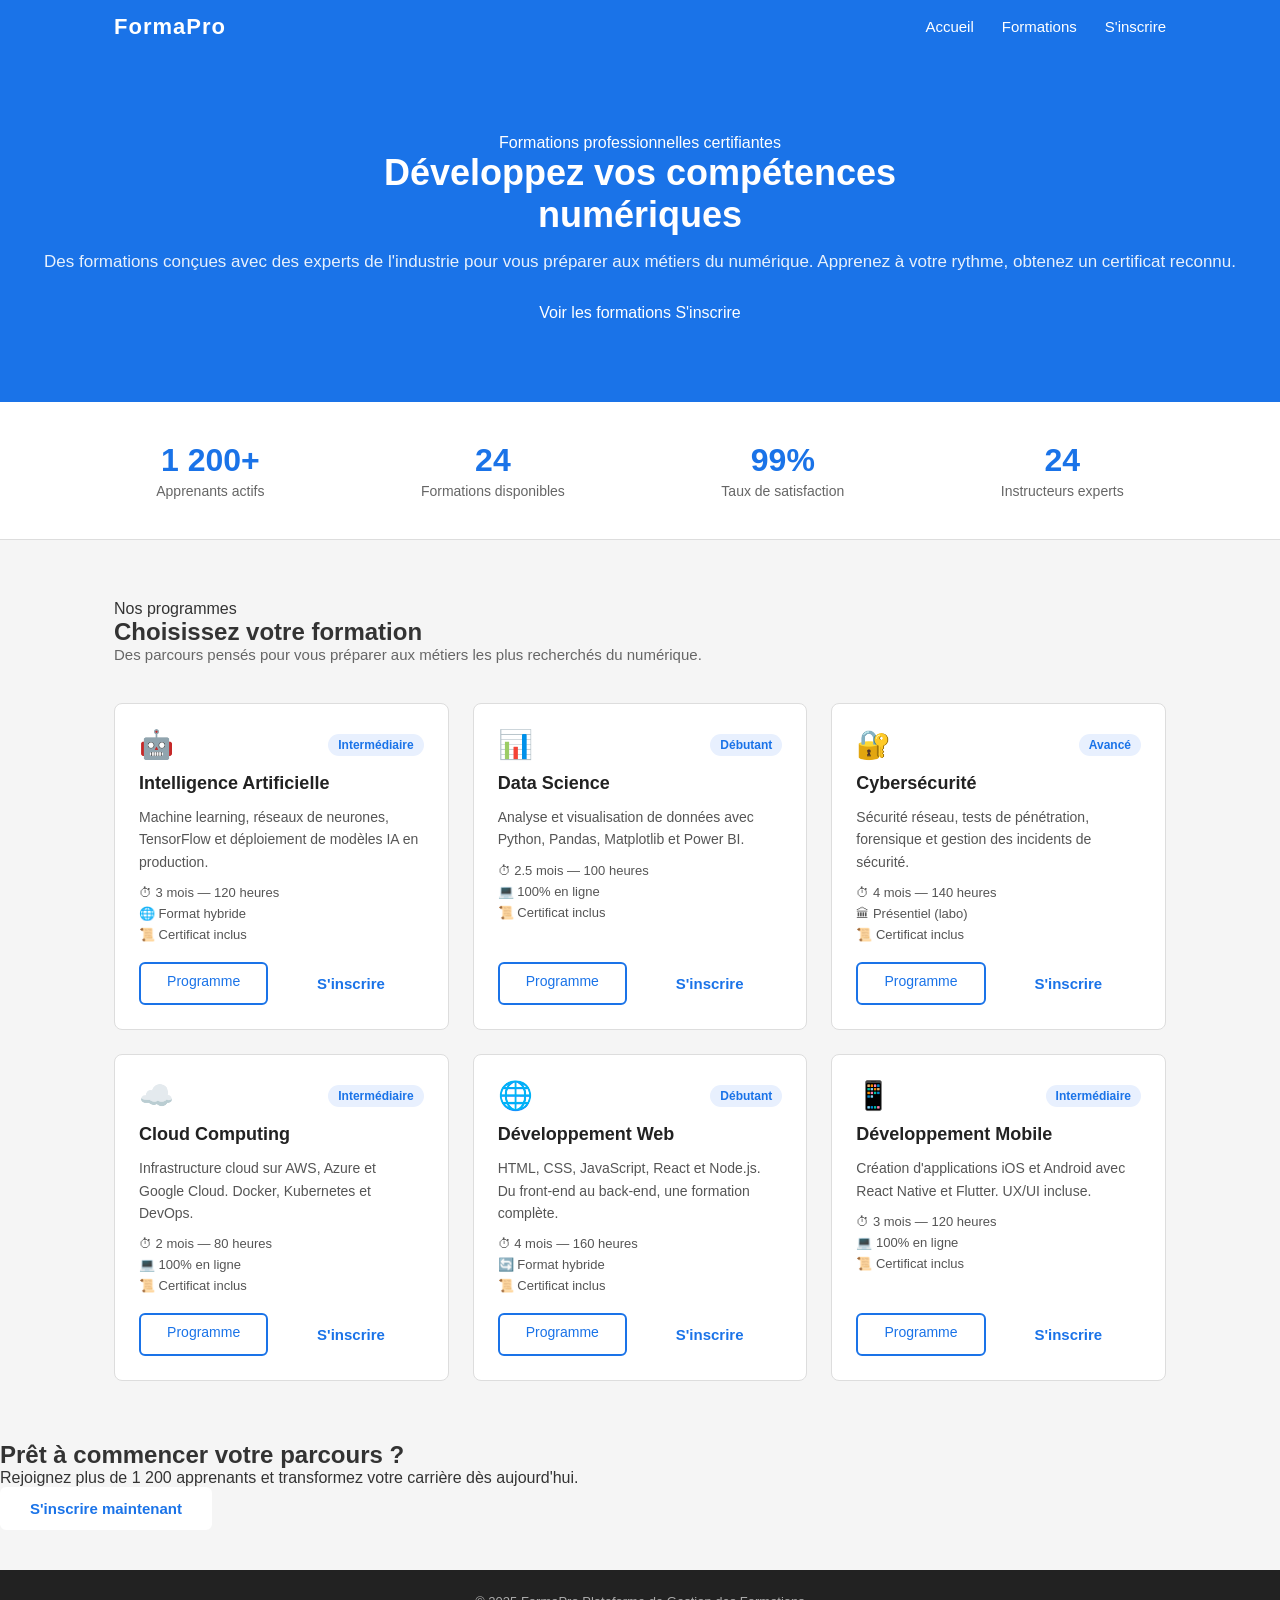
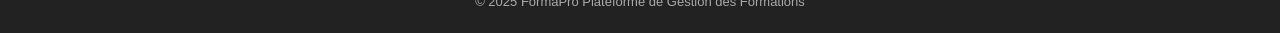
<file: index.html>
<!DOCTYPE html>
<html lang="fr">
<head>
    <meta charset="UTF-8">
    <meta name="viewport" content="width=device-width, initial-scale=1.0">
    <title>FormaPro — Plateforme de Gestion des Formations</title>
    <link rel="icon" type="image/svg+xml" href="favicon.svg">
    <link rel="stylesheet" href="stylee.css">
</head>
<body>

    <nav>
        <div class="nav-container">
            <a href="index.html" class="logo">Forma<span>Pro</span></a>
            <ul>
                <li><a href="index.html" class="nav-active">Accueil</a></li>
                <li><a href="#formations">Formations</a></li>
                <li><a href="inscription.html" class="btn-nav">S'inscrire</a></li>
            </ul>
        </div>
    </nav>

    <header class="hero">
        <span class="hero-tag">Formations professionnelles certifiantes</span>
        <h1>Développez vos compétences<br>numériques</h1>
        <p>Des formations conçues avec des experts de l'industrie pour vous préparer aux métiers du numérique. Apprenez à votre rythme, obtenez un certificat reconnu.</p>
        <div class="hero-actions">
            <a href="#formations" class="btn-hero">Voir les formations</a>
            <a href="inscription.html" class="btn-hero-outline">S'inscrire</a>
        </div>
    </header>

    <section class="stats">
        <div class="stats-container">
            <div class="stat">
                <h2>1 200+</h2>
                <p>Apprenants actifs</p>
            </div>
            <div class="stat">
                <h2>24</h2>
                <p>Formations disponibles</p>
            </div>
            <div class="stat">
                <h2>99%</h2>
                <p>Taux de satisfaction</p>
            </div>
            <div class="stat">
                <h2>24</h2>
                <p>Instructeurs experts</p>
            </div>
        </div>
    </section>

    <section id="formations" class="formations-section">
        <span class="section-tag">Nos programmes</span>
        <div class="section-header">
            <h2>Choisissez votre formation</h2>
            <p class="section-sub">Des parcours pensés pour vous préparer aux métiers les plus recherchés du numérique.</p>
        </div>

        <div class="cards-grid">

            <div class="card">
                <div class="card-top">
                    <span class="card-icon">🤖</span>
                    <span class="badge">Intermédiaire</span>
                </div>
                <h3>Intelligence Artificielle</h3>
                <p>Machine learning, réseaux de neurones, TensorFlow et déploiement de modèles IA en production.</p>
                <ul>
                    <li>⏱ 3 mois — 120 heures</li>
                    <li>🌐 Format hybride</li>
                    <li>📜 Certificat inclus</li>
                </ul>
                <div class="card-btns">
                    <a href="formation ai.html" class="btn-outline">Programme</a>
                    <a href="inscription.html" class="btn">S'inscrire</a>
                </div>
            </div>

            <div class="card">
                <div class="card-top">
                    <span class="card-icon">📊</span>
                    <span class="badge debutant">Débutant</span>
                </div>
                <h3>Data Science</h3>
                <p>Analyse et visualisation de données avec Python, Pandas, Matplotlib et Power BI.</p>
                <ul>
                    <li>⏱ 2.5 mois — 100 heures</li>
                    <li>💻 100% en ligne</li>
                    <li>📜 Certificat inclus</li>
                </ul>
                <div class="card-btns">
                    <a href="formation ds.html" class="btn-outline">Programme</a>
                    <a href="inscription.html" class="btn">S'inscrire</a>
                </div>
            </div>

            <div class="card">
                <div class="card-top">
                    <span class="card-icon">🔐</span>
                    <span class="badge avance">Avancé</span>
                </div>
                <h3>Cybersécurité</h3>
                <p>Sécurité réseau, tests de pénétration, forensique et gestion des incidents de sécurité.</p>
                <ul>
                    <li>⏱ 4 mois — 140 heures</li>
                    <li>🏛 Présentiel (labo)</li>
                    <li>📜 Certificat inclus</li>
                </ul>
                <div class="card-btns">
                    <a href="formation cyber.html" class="btn-outline">Programme</a>
                    <a href="inscription.html" class="btn">S'inscrire</a>
                </div>
            </div>

            <div class="card">
                <div class="card-top">
                    <span class="card-icon">☁️</span>
                    <span class="badge">Intermédiaire</span>
                </div>
                <h3>Cloud Computing</h3>
                <p>Infrastructure cloud sur AWS, Azure et Google Cloud. Docker, Kubernetes et DevOps.</p>
                <ul>
                    <li>⏱ 2 mois — 80 heures</li>
                    <li>💻 100% en ligne</li>
                    <li>📜 Certificat inclus</li>
                </ul>
                <div class="card-btns">
                    <a href="inscription.html" class="btn-outline">Programme</a>
                    <a href="inscription.html" class="btn">S'inscrire</a>
                </div>
            </div>

            <div class="card">
                <div class="card-top">
                    <span class="card-icon">🌐</span>
                    <span class="badge debutant">Débutant</span>
                </div>
                <h3>Développement Web</h3>
                <p>HTML, CSS, JavaScript, React et Node.js. Du front-end au back-end, une formation complète.</p>
                <ul>
                    <li>⏱ 4 mois — 160 heures</li>
                    <li>🔄 Format hybride</li>
                    <li>📜 Certificat inclus</li>
                </ul>
                <div class="card-btns">
                    <a href="inscription.html" class="btn-outline">Programme</a>
                    <a href="inscription.html" class="btn">S'inscrire</a>
                </div>
            </div>

            <div class="card">
                <div class="card-top">
                    <span class="card-icon">📱</span>
                    <span class="badge">Intermédiaire</span>
                </div>
                <h3>Développement Mobile</h3>
                <p>Création d'applications iOS et Android avec React Native et Flutter. UX/UI incluse.</p>
                <ul>
                    <li>⏱ 3 mois — 120 heures</li>
                    <li>💻 100% en ligne</li>
                    <li>📜 Certificat inclus</li>
                </ul>
                <div class="card-btns">
                    <a href="inscription.html" class="btn-outline">Programme</a>
                    <a href="inscription.html" class="btn">S'inscrire</a>
                </div>
            </div>

        </div>
    </section>

    <section class="cta-section">
        <h2>Prêt à commencer votre parcours ?</h2>
        <p>Rejoignez plus de 1 200 apprenants et transformez votre carrière dès aujourd'hui.</p>
        <a href="inscription.html" class="btn">S'inscrire maintenant</a>
    </section>

    <footer>
        <p>© 2025 FormaPro  Plateforme de Gestion des Formations </p>
    </footer>

</body>
</html>
</file>
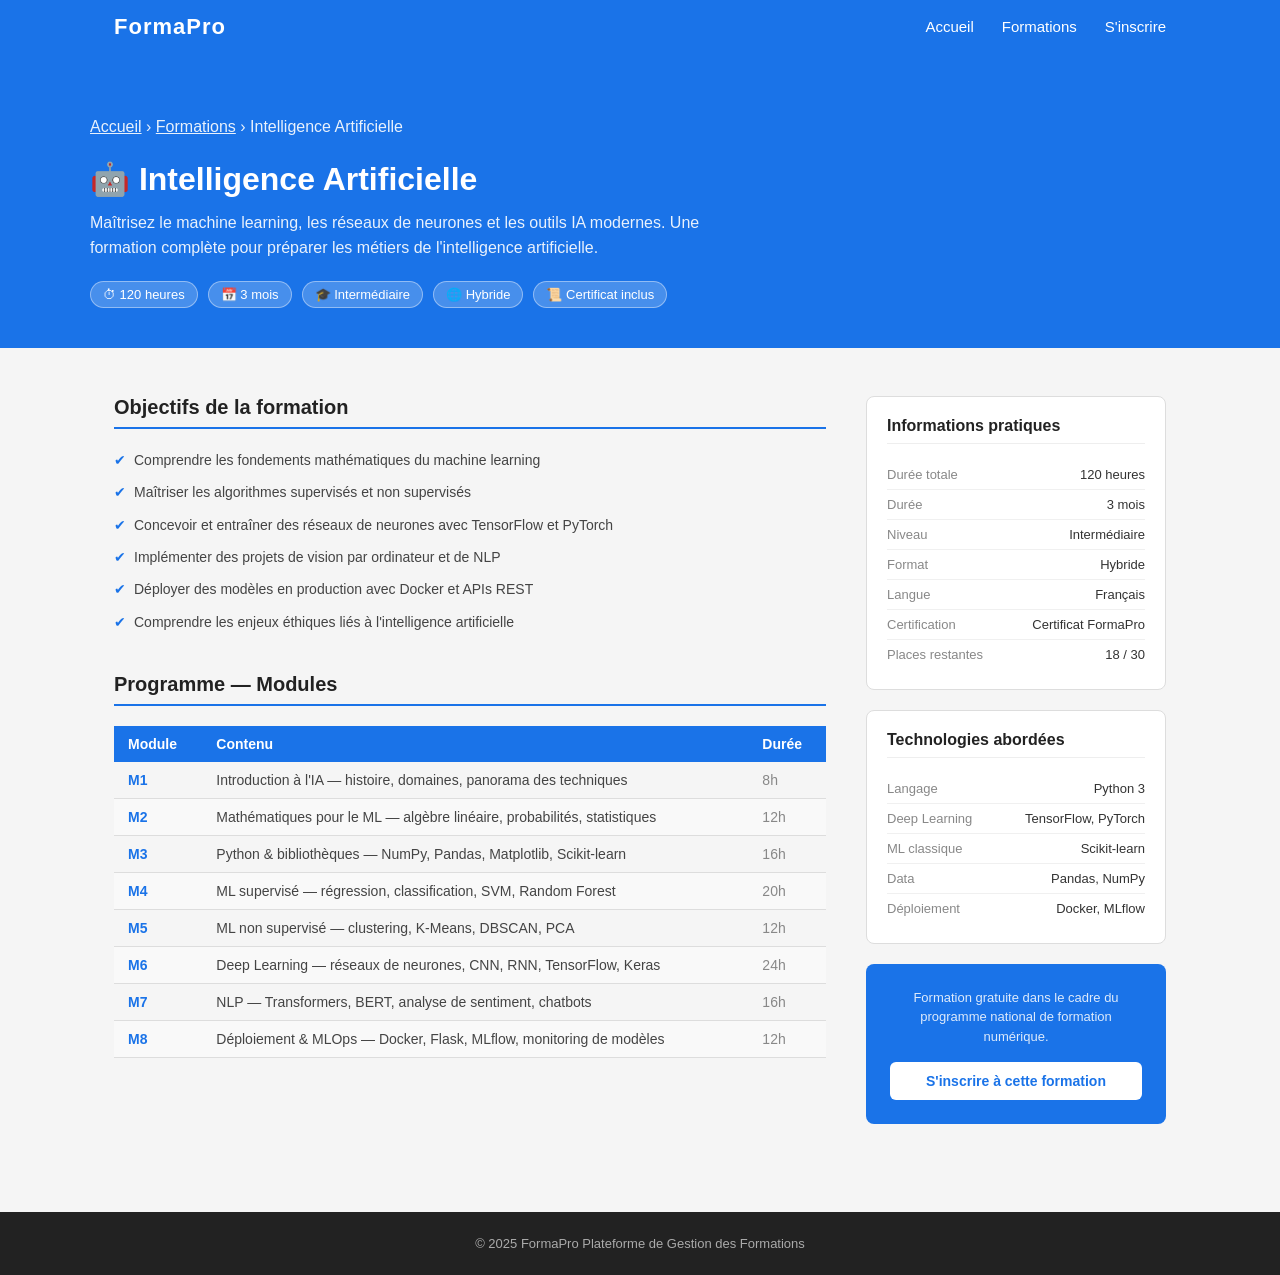
<file: formation ai.html>
<!DOCTYPE html>
<html lang="fr">
<head>
    <meta charset="UTF-8">
    <meta name="viewport" content="width=device-width, initial-scale=1.0">
    <title>Intelligence Artificielle — FormaPro</title>
    <link rel="icon" type="image/svg+xml" href="favicon.svg">
    <link rel="stylesheet" href="stylee.css">
</head>
<body>

    <nav>
        <div class="nav-container">
            <a href="index.html" class="logo">Forma<span>Pro</span></a>
            <ul>
                <li><a href="index.html">Accueil</a></li>
                <li><a href="index.html#formations">Formations</a></li>
                <li><a href="inscription.html" class="btn-nav">S'inscrire</a></li>
            </ul>
        </div>
    </nav>

    <div class="page-hero">
        <div class="page-hero-inner">
            <p class="breadcrumb">
                <a href="index.html">Accueil</a> &rsaquo;
                <a href="index.html#formations">Formations</a> &rsaquo;
                Intelligence Artificielle
            </p>
            <h1>🤖 Intelligence Artificielle</h1>
            <p class="page-hero-desc">Maîtrisez le machine learning, les réseaux de neurones et les outils IA modernes. Une formation complète pour préparer les métiers de l'intelligence artificielle.</p>
            <div class="meta-tags">
                <span class="meta-tag">⏱ 120 heures</span>
                <span class="meta-tag">📅 3 mois</span>
                <span class="meta-tag">🎓 Intermédiaire</span>
                <span class="meta-tag">🌐 Hybride</span>
                <span class="meta-tag">📜 Certificat inclus</span>
            </div>
        </div>
    </div>

    <div class="detail-layout">

        <div class="detail-main">

            <section>
                <h2>Objectifs de la formation</h2>
                <ul class="objectives">
                    <li>Comprendre les fondements mathématiques du machine learning</li>
                    <li>Maîtriser les algorithmes supervisés et non supervisés</li>
                    <li>Concevoir et entraîner des réseaux de neurones avec TensorFlow et PyTorch</li>
                    <li>Implémenter des projets de vision par ordinateur et de NLP</li>
                    <li>Déployer des modèles en production avec Docker et APIs REST</li>
                    <li>Comprendre les enjeux éthiques liés à l'intelligence artificielle</li>
                </ul>
            </section>

            <section>
                <h2>Programme — Modules</h2>
                <table class="modules-table">
                    <thead>
                        <tr>
                            <th>Module</th>
                            <th>Contenu</th>
                            <th>Durée</th>
                        </tr>
                    </thead>
                    <tbody>
                        <tr>
                            <td>M1</td>
                            <td>Introduction à l'IA — histoire, domaines, panorama des techniques</td>
                            <td>8h</td>
                        </tr>
                        <tr>
                            <td>M2</td>
                            <td>Mathématiques pour le ML — algèbre linéaire, probabilités, statistiques</td>
                            <td>12h</td>
                        </tr>
                        <tr>
                            <td>M3</td>
                            <td>Python & bibliothèques — NumPy, Pandas, Matplotlib, Scikit-learn</td>
                            <td>16h</td>
                        </tr>
                        <tr>
                            <td>M4</td>
                            <td>ML supervisé — régression, classification, SVM, Random Forest</td>
                            <td>20h</td>
                        </tr>
                        <tr>
                            <td>M5</td>
                            <td>ML non supervisé — clustering, K-Means, DBSCAN, PCA</td>
                            <td>12h</td>
                        </tr>
                        <tr>
                            <td>M6</td>
                            <td>Deep Learning — réseaux de neurones, CNN, RNN, TensorFlow, Keras</td>
                            <td>24h</td>
                        </tr>
                        <tr>
                            <td>M7</td>
                            <td>NLP — Transformers, BERT, analyse de sentiment, chatbots</td>
                            <td>16h</td>
                        </tr>
                        <tr>
                            <td>M8</td>
                            <td>Déploiement & MLOps — Docker, Flask, MLflow, monitoring de modèles</td>
                            <td>12h</td>
                        </tr>
                    </tbody>
                </table>
            </section>


        </div>

        <aside class="detail-sidebar">

            <div class="info-card">
                <h3>Informations pratiques</h3>
                <div class="info-row"><span>Durée totale</span><span>120 heures</span></div>
                <div class="info-row"><span>Durée</span><span>3 mois</span></div>
                <div class="info-row"><span>Niveau</span><span>Intermédiaire</span></div>
                <div class="info-row"><span>Format</span><span>Hybride</span></div>
                <div class="info-row"><span>Langue</span><span>Français</span></div>
                <div class="info-row"><span>Certification</span><span>Certificat FormaPro</span></div>
                <div class="info-row"><span>Places restantes</span><span>18 / 30</span></div>
            </div>

            <div class="info-card">
                <h3>Technologies abordées</h3>
                <div class="info-row"><span>Langage</span><span>Python 3</span></div>
                <div class="info-row"><span>Deep Learning</span><span>TensorFlow, PyTorch</span></div>
                <div class="info-row"><span>ML classique</span><span>Scikit-learn</span></div>
                <div class="info-row"><span>Data</span><span>Pandas, NumPy</span></div>
                <div class="info-row"><span>Déploiement</span><span>Docker, MLflow</span></div>
            </div>

            <div class="enroll-card">
                <p>Formation gratuite dans le cadre du programme national de formation numérique.</p>
                <a href="inscription.html" class="btn-white">S'inscrire à cette formation</a>
            </div>

        </aside>

    </div>

    <footer>
        <p>© 2025 FormaPro  Plateforme de Gestion des Formations </p>
    </footer>

</body>
</html>
</file>
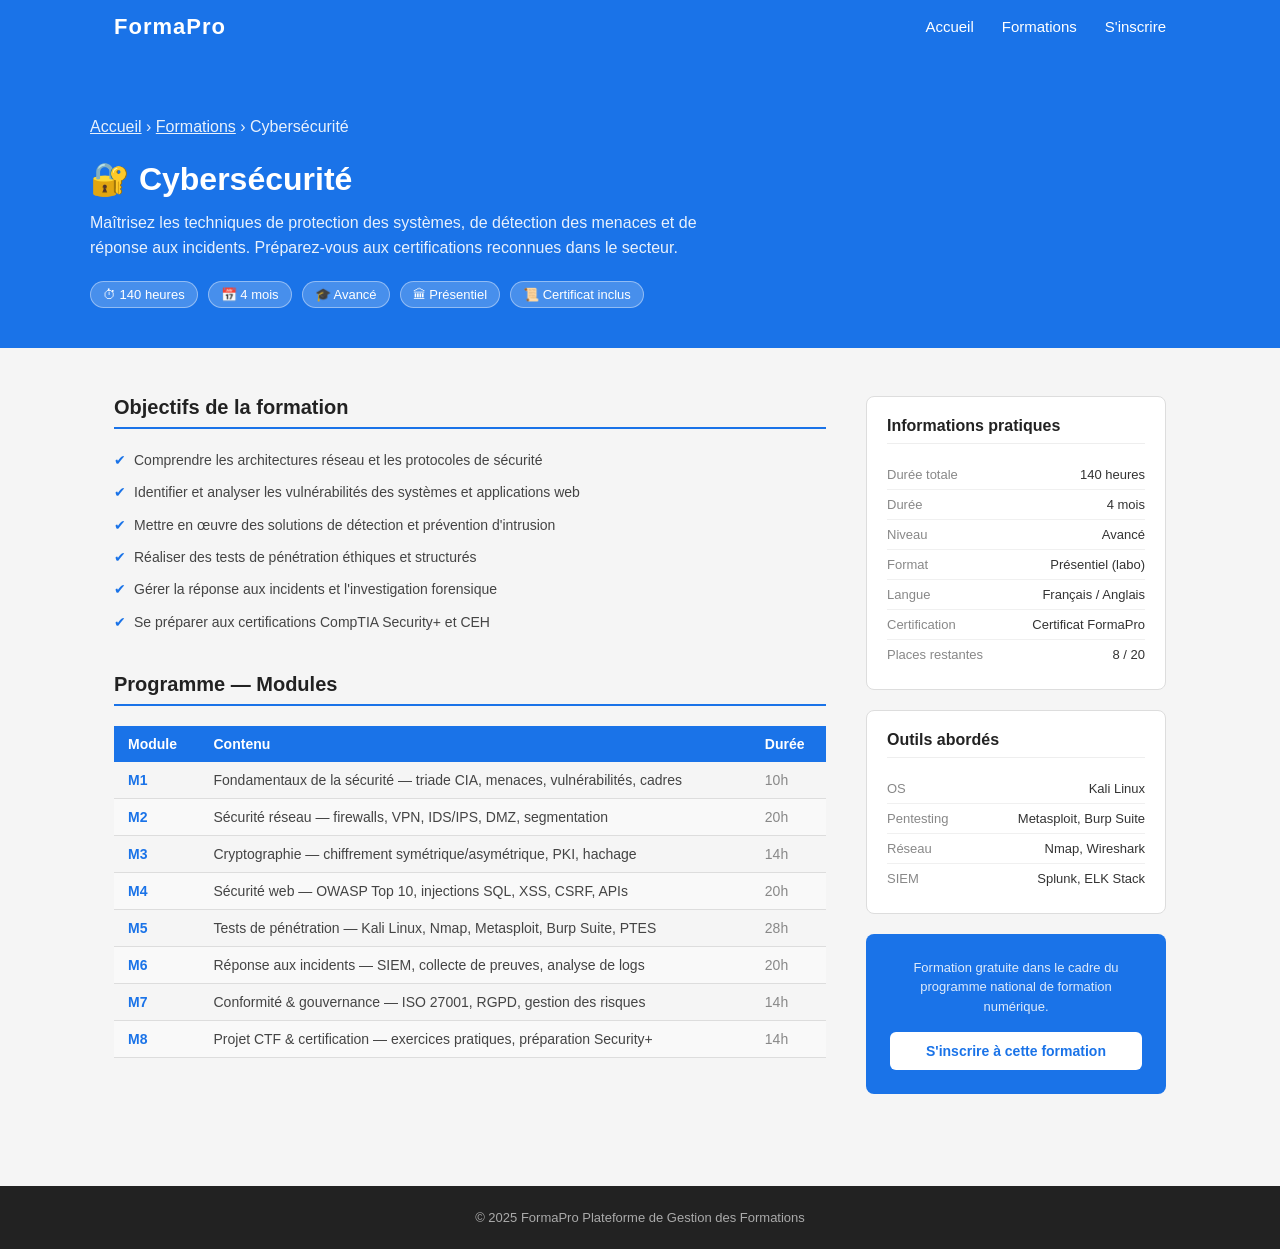
<file: formation cyber.html>
<!DOCTYPE html>
<html lang="fr">
<head>
    <meta charset="UTF-8">
    <meta name="viewport" content="width=device-width, initial-scale=1.0">
    <title>Cybersécurité — FormaPro</title>
    <link rel="icon" type="image/svg+xml" href="favicon.svg">
    <link rel="stylesheet" href="stylee.css">
</head>
<body>

    <nav>
        <div class="nav-container">
            <a href="index.html" class="logo">Forma<span>Pro</span></a>
            <ul>
                <li><a href="index.html">Accueil</a></li>
                <li><a href="index.html#formations">Formations</a></li>
                <li><a href="inscription.html" class="btn-nav">S'inscrire</a></li>
            </ul>
        </div>
    </nav>

    <div class="page-hero">
        <div class="page-hero-inner">
            <p class="breadcrumb">
                <a href="index.html">Accueil</a> &rsaquo;
                <a href="index.html#formations">Formations</a> &rsaquo;
                Cybersécurité
            </p>
            <h1>🔐 Cybersécurité</h1>
            <p class="page-hero-desc">Maîtrisez les techniques de protection des systèmes, de détection des menaces et de réponse aux incidents. Préparez-vous aux certifications reconnues dans le secteur.</p>
            <div class="meta-tags">
                <span class="meta-tag">⏱ 140 heures</span>
                <span class="meta-tag">📅 4 mois</span>
                <span class="meta-tag">🎓 Avancé</span>
                <span class="meta-tag">🏛 Présentiel</span>
                <span class="meta-tag">📜 Certificat inclus</span>
            </div>
        </div>
    </div>

    <div class="detail-layout">

        <div class="detail-main">

            <section>
                <h2>Objectifs de la formation</h2>
                <ul class="objectives">
                    <li>Comprendre les architectures réseau et les protocoles de sécurité</li>
                    <li>Identifier et analyser les vulnérabilités des systèmes et applications web</li>
                    <li>Mettre en œuvre des solutions de détection et prévention d'intrusion</li>
                    <li>Réaliser des tests de pénétration éthiques et structurés</li>
                    <li>Gérer la réponse aux incidents et l'investigation forensique</li>
                    <li>Se préparer aux certifications CompTIA Security+ et CEH</li>
                </ul>
            </section>

            <section>
                <h2>Programme — Modules</h2>
                <table class="modules-table">
                    <thead>
                        <tr><th>Module</th><th>Contenu</th><th>Durée</th></tr>
                    </thead>
                    <tbody>
                        <tr><td>M1</td><td>Fondamentaux de la sécurité — triade CIA, menaces, vulnérabilités, cadres</td><td>10h</td></tr>
                        <tr><td>M2</td><td>Sécurité réseau — firewalls, VPN, IDS/IPS, DMZ, segmentation</td><td>20h</td></tr>
                        <tr><td>M3</td><td>Cryptographie — chiffrement symétrique/asymétrique, PKI, hachage</td><td>14h</td></tr>
                        <tr><td>M4</td><td>Sécurité web — OWASP Top 10, injections SQL, XSS, CSRF, APIs</td><td>20h</td></tr>
                        <tr><td>M5</td><td>Tests de pénétration — Kali Linux, Nmap, Metasploit, Burp Suite, PTES</td><td>28h</td></tr>
                        <tr><td>M6</td><td>Réponse aux incidents — SIEM, collecte de preuves, analyse de logs</td><td>20h</td></tr>
                        <tr><td>M7</td><td>Conformité & gouvernance — ISO 27001, RGPD, gestion des risques</td><td>14h</td></tr>
                        <tr><td>M8</td><td>Projet CTF & certification — exercices pratiques, préparation Security+</td><td>14h</td></tr>
                    </tbody>
                </table>
            </section>


        </div>

        <aside class="detail-sidebar">

            <div class="info-card">
                <h3>Informations pratiques</h3>
                <div class="info-row"><span>Durée totale</span><span>140 heures</span></div>
                <div class="info-row"><span>Durée</span><span>4 mois</span></div>
                <div class="info-row"><span>Niveau</span><span>Avancé</span></div>
                <div class="info-row"><span>Format</span><span>Présentiel (labo)</span></div>
                <div class="info-row"><span>Langue</span><span>Français / Anglais</span></div>
                <div class="info-row"><span>Certification</span><span>Certificat FormaPro</span></div>
                <div class="info-row"><span>Places restantes</span><span>8 / 20</span></div>
            </div>

            <div class="info-card">
                <h3>Outils abordés</h3>
                <div class="info-row"><span>OS</span><span>Kali Linux</span></div>
                <div class="info-row"><span>Pentesting</span><span>Metasploit, Burp Suite</span></div>
                <div class="info-row"><span>Réseau</span><span>Nmap, Wireshark</span></div>
                <div class="info-row"><span>SIEM</span><span>Splunk, ELK Stack</span></div>
            </div>

            <div class="enroll-card">
                <p>Formation gratuite dans le cadre du programme national de formation numérique.</p>
                <a href="inscription.html" class="btn-white">S'inscrire à cette formation</a>
            </div>

        </aside>

    </div>

    <footer>
        <p>© 2025 FormaPro  Plateforme de Gestion des Formations</p>
    </footer>

</body>
</html>
</file>
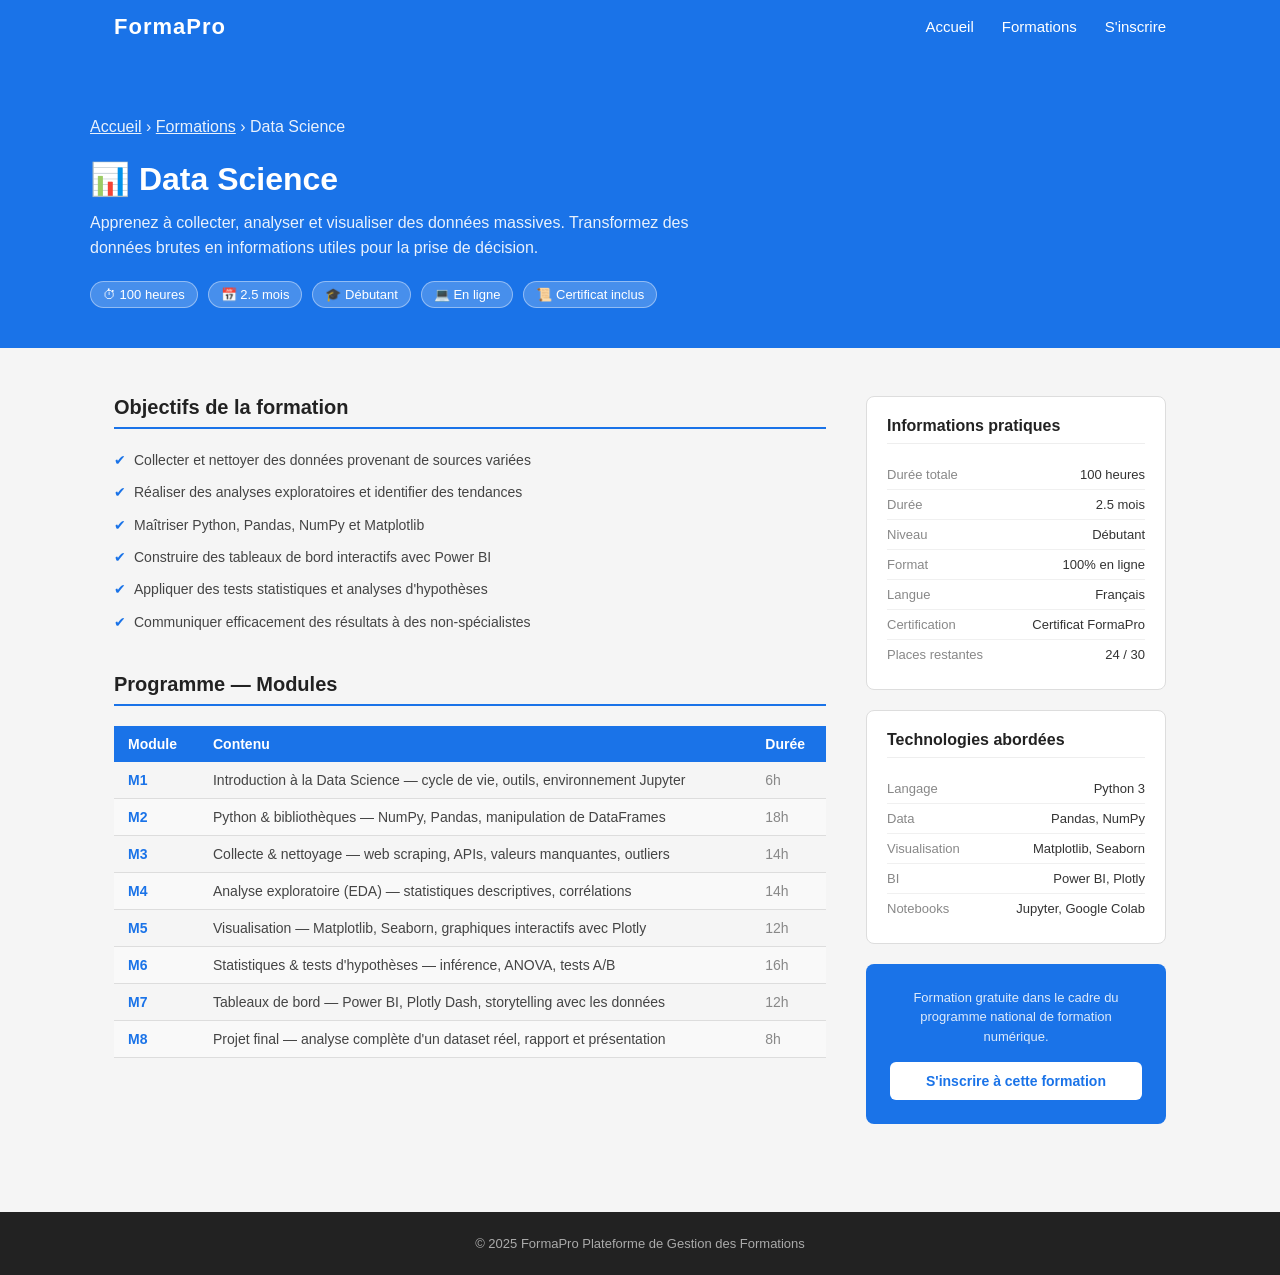
<file: formation ds.html>
<!DOCTYPE html>
<html lang="fr">
<head>
    <meta charset="UTF-8">
    <meta name="viewport" content="width=device-width, initial-scale=1.0">
    <title>Data Science — FormaPro</title>
    <link rel="icon" type="image/svg+xml" href="favicon.svg">
    <link rel="stylesheet" href="stylee.css">
</head>
<body>

    <nav>
        <div class="nav-container">
            <a href="index.html" class="logo">Forma<span>Pro</span></a>
            <ul>
                <li><a href="index.html">Accueil</a></li>
                <li><a href="index.html#formations">Formations</a></li>
                <li><a href="inscription.html" class="btn-nav">S'inscrire</a></li>
            </ul>
        </div>
    </nav>

    <div class="page-hero">
        <div class="page-hero-inner">
            <p class="breadcrumb">
                <a href="index.html">Accueil</a> &rsaquo;
                <a href="index.html#formations">Formations</a> &rsaquo;
                Data Science
            </p>
            <h1>📊 Data Science</h1>
            <p class="page-hero-desc">Apprenez à collecter, analyser et visualiser des données massives. Transformez des données brutes en informations utiles pour la prise de décision.</p>
            <div class="meta-tags">
                <span class="meta-tag">⏱ 100 heures</span>
                <span class="meta-tag">📅 2.5 mois</span>
                <span class="meta-tag">🎓 Débutant</span>
                <span class="meta-tag">💻 En ligne</span>
                <span class="meta-tag">📜 Certificat inclus</span>
            </div>
        </div>
    </div>

    <div class="detail-layout">

        <div class="detail-main">

            <section>
                <h2>Objectifs de la formation</h2>
                <ul class="objectives">
                    <li>Collecter et nettoyer des données provenant de sources variées</li>
                    <li>Réaliser des analyses exploratoires et identifier des tendances</li>
                    <li>Maîtriser Python, Pandas, NumPy et Matplotlib</li>
                    <li>Construire des tableaux de bord interactifs avec Power BI</li>
                    <li>Appliquer des tests statistiques et analyses d'hypothèses</li>
                    <li>Communiquer efficacement des résultats à des non-spécialistes</li>
                </ul>
            </section>

            <section>
                <h2>Programme — Modules</h2>
                <table class="modules-table">
                    <thead>
                        <tr><th>Module</th><th>Contenu</th><th>Durée</th></tr>
                    </thead>
                    <tbody>
                        <tr><td>M1</td><td>Introduction à la Data Science — cycle de vie, outils, environnement Jupyter</td><td>6h</td></tr>
                        <tr><td>M2</td><td>Python & bibliothèques — NumPy, Pandas, manipulation de DataFrames</td><td>18h</td></tr>
                        <tr><td>M3</td><td>Collecte & nettoyage — web scraping, APIs, valeurs manquantes, outliers</td><td>14h</td></tr>
                        <tr><td>M4</td><td>Analyse exploratoire (EDA) — statistiques descriptives, corrélations</td><td>14h</td></tr>
                        <tr><td>M5</td><td>Visualisation — Matplotlib, Seaborn, graphiques interactifs avec Plotly</td><td>12h</td></tr>
                        <tr><td>M6</td><td>Statistiques & tests d'hypothèses — inférence, ANOVA, tests A/B</td><td>16h</td></tr>
                        <tr><td>M7</td><td>Tableaux de bord — Power BI, Plotly Dash, storytelling avec les données</td><td>12h</td></tr>
                        <tr><td>M8</td><td>Projet final — analyse complète d'un dataset réel, rapport et présentation</td><td>8h</td></tr>
                    </tbody>
                </table>
            </section>

        </div>

        <aside class="detail-sidebar">

            <div class="info-card">
                <h3>Informations pratiques</h3>
                <div class="info-row"><span>Durée totale</span><span>100 heures</span></div>
                <div class="info-row"><span>Durée</span><span>2.5 mois</span></div>
                <div class="info-row"><span>Niveau</span><span>Débutant</span></div>
                <div class="info-row"><span>Format</span><span>100% en ligne</span></div>
                <div class="info-row"><span>Langue</span><span>Français</span></div>
                <div class="info-row"><span>Certification</span><span>Certificat FormaPro</span></div>
                <div class="info-row"><span>Places restantes</span><span>24 / 30</span></div>
            </div>

            <div class="info-card">
                <h3>Technologies abordées</h3>
                <div class="info-row"><span>Langage</span><span>Python 3</span></div>
                <div class="info-row"><span>Data</span><span>Pandas, NumPy</span></div>
                <div class="info-row"><span>Visualisation</span><span>Matplotlib, Seaborn</span></div>
                <div class="info-row"><span>BI</span><span>Power BI, Plotly</span></div>
                <div class="info-row"><span>Notebooks</span><span>Jupyter, Google Colab</span></div>
            </div>

            <div class="enroll-card">
                <p>Formation gratuite dans le cadre du programme national de formation numérique.</p>
                <a href="inscription.html" class="btn-white">S'inscrire à cette formation</a>
            </div>

        </aside>

    </div>

    <footer>
        <p>© 2025 FormaPro  Plateforme de Gestion des Formations </p>
    </footer>

</body>
</html>
</file>
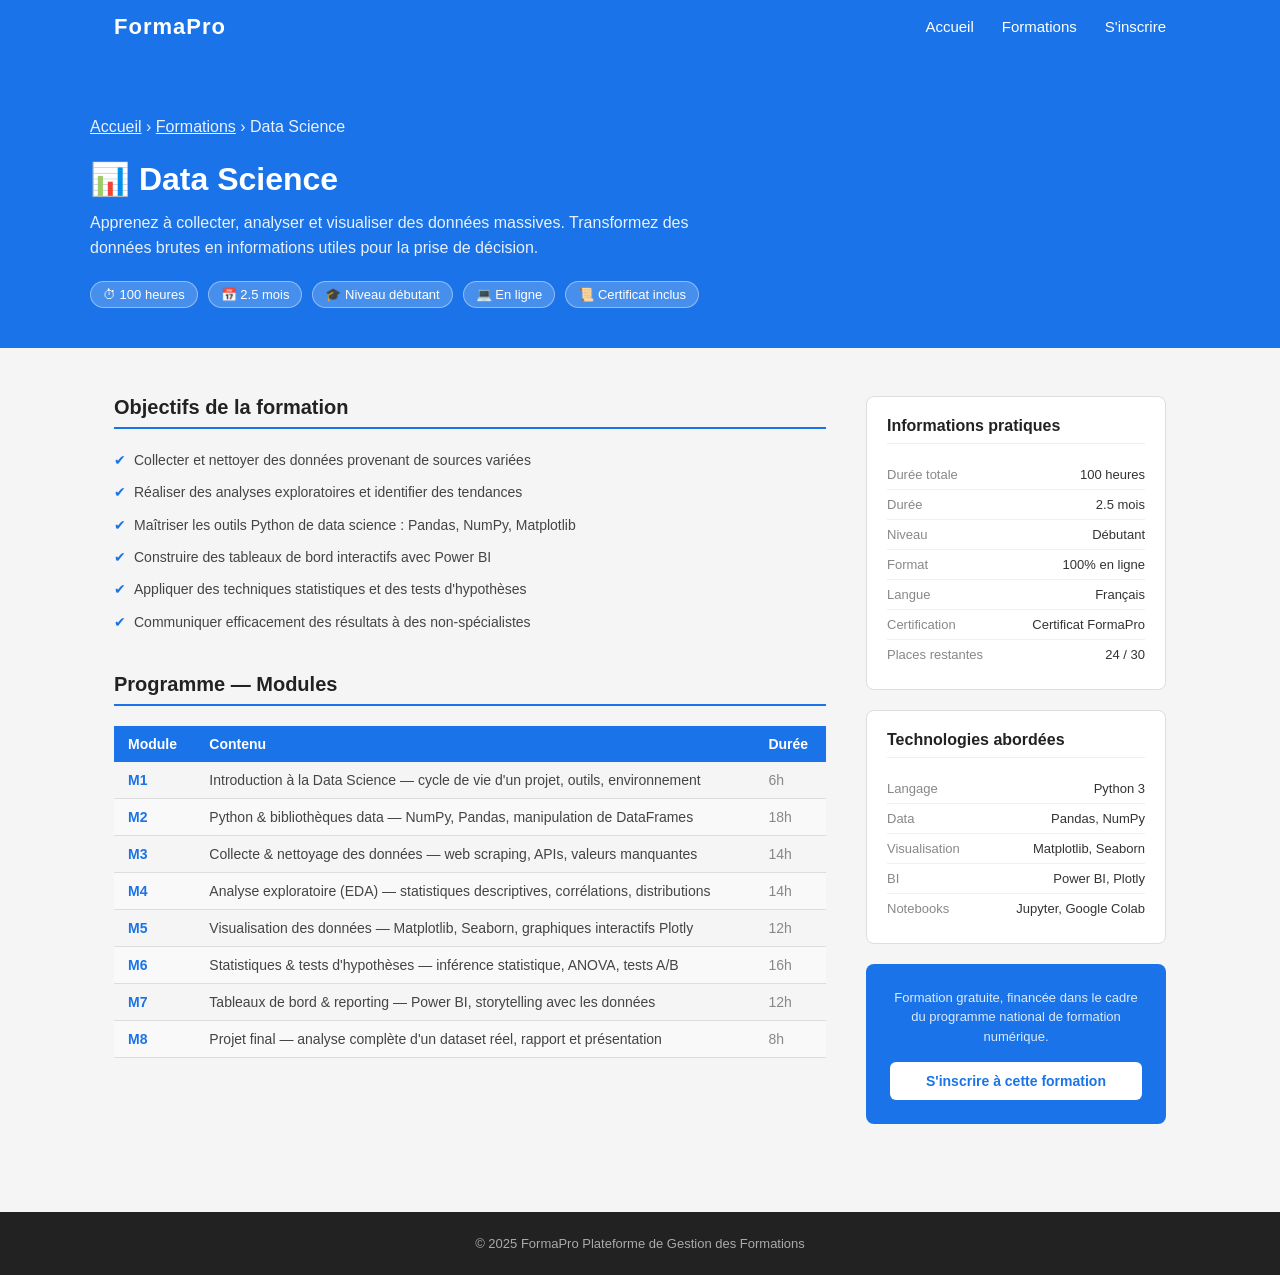
<file: formaton ds.html>
<!DOCTYPE html>
<html lang="fr">
<head>
    <meta charset="UTF-8">
    <meta name="viewport" content="width=device-width, initial-scale=1.0">
    <title>Data Science - FormaPro</title>
    <link rel="stylesheet" href="stylee.css">
</head>
<body>

    <nav>
        <div class="nav-container">
            <a href="index.html" class="logo">FormaPro</a>
            <ul>
                <li><a href="index.html">Accueil</a></li>
                <li><a href="index.html#formations">Formations</a></li>
                <li><a href="insecription.html">S'inscrire</a></li>
            </ul>
        </div>
    </nav>

    <div class="page-hero">
        <div class="page-hero-inner">
            <p class="breadcrumb">
                <a href="index.html">Accueil</a> &rsaquo;
                <a href="index.html#formations">Formations</a> &rsaquo;
                Data Science
            </p>
            <h1>📊 Data Science</h1>
            <p>Apprenez à collecter, analyser et visualiser des données massives. Transformez des données brutes en informations utiles pour la prise de décision.</p>
            <div class="meta-tags">
                <span class="meta-tag">⏱ 100 heures</span>
                <span class="meta-tag">📅 2.5 mois</span>
                <span class="meta-tag">🎓 Niveau débutant</span>
                <span class="meta-tag">💻 En ligne</span>
                <span class="meta-tag">📜 Certificat inclus</span>
            </div>
        </div>
    </div>

    <div class="detail-layout">

        <div class="detail-main">

            <section>
                <h2>Objectifs de la formation</h2>
                <ul class="objectives">
                    <li>Collecter et nettoyer des données provenant de sources variées</li>
                    <li>Réaliser des analyses exploratoires et identifier des tendances</li>
                    <li>Maîtriser les outils Python de data science : Pandas, NumPy, Matplotlib</li>
                    <li>Construire des tableaux de bord interactifs avec Power BI</li>
                    <li>Appliquer des techniques statistiques et des tests d'hypothèses</li>
                    <li>Communiquer efficacement des résultats à des non-spécialistes</li>
                </ul>
            </section>

            <section>
                <h2>Programme — Modules</h2>
                <table class="modules-table">
                    <thead>
                        <tr>
                            <th>Module</th>
                            <th>Contenu</th>
                            <th>Durée</th>
                        </tr>
                    </thead>
                    <tbody>
                        <tr>
                            <td>M1</td>
                            <td>Introduction à la Data Science — cycle de vie d'un projet, outils, environnement</td>
                            <td>6h</td>
                        </tr>
                        <tr>
                            <td>M2</td>
                            <td>Python & bibliothèques data — NumPy, Pandas, manipulation de DataFrames</td>
                            <td>18h</td>
                        </tr>
                        <tr>
                            <td>M3</td>
                            <td>Collecte & nettoyage des données — web scraping, APIs, valeurs manquantes</td>
                            <td>14h</td>
                        </tr>
                        <tr>
                            <td>M4</td>
                            <td>Analyse exploratoire (EDA) — statistiques descriptives, corrélations, distributions</td>
                            <td>14h</td>
                        </tr>
                        <tr>
                            <td>M5</td>
                            <td>Visualisation des données — Matplotlib, Seaborn, graphiques interactifs Plotly</td>
                            <td>12h</td>
                        </tr>
                        <tr>
                            <td>M6</td>
                            <td>Statistiques & tests d'hypothèses — inférence statistique, ANOVA, tests A/B</td>
                            <td>16h</td>
                        </tr>
                        <tr>
                            <td>M7</td>
                            <td>Tableaux de bord & reporting — Power BI, storytelling avec les données</td>
                            <td>12h</td>
                        </tr>
                        <tr>
                            <td>M8</td>
                            <td>Projet final — analyse complète d'un dataset réel, rapport et présentation</td>
                            <td>8h</td>
                        </tr>
                    </tbody>
                </table>
            </section>



        </div>

        <aside class="detail-sidebar">

            <div class="info-card">
                <h3>Informations pratiques</h3>
                <div class="info-row"><span>Durée totale</span><span>100 heures</span></div>
                <div class="info-row"><span>Durée</span><span>2.5 mois</span></div>
                <div class="info-row"><span>Niveau</span><span>Débutant</span></div>
                <div class="info-row"><span>Format</span><span>100% en ligne</span></div>
                <div class="info-row"><span>Langue</span><span>Français</span></div>
                <div class="info-row"><span>Certification</span><span>Certificat FormaPro</span></div>
                <div class="info-row"><span>Places restantes</span><span>24 / 30</span></div>
            </div>

            <div class="info-card">
                <h3>Technologies abordées</h3>
                <div class="info-row"><span>Langage</span><span>Python 3</span></div>
                <div class="info-row"><span>Data</span><span>Pandas, NumPy</span></div>
                <div class="info-row"><span>Visualisation</span><span>Matplotlib, Seaborn</span></div>
                <div class="info-row"><span>BI</span><span>Power BI, Plotly</span></div>
                <div class="info-row"><span>Notebooks</span><span>Jupyter, Google Colab</span></div>
            </div>

            <div class="enroll-card">
                <p>Formation gratuite, financée dans le cadre du programme national de formation numérique.</p>
                <a href="insecription.html" class="btn-white">S'inscrire à cette formation</a>
            </div>

        </aside>

    </div>

    <footer>
        <p>© 2025 FormaPro  Plateforme de Gestion des Formations </p>
    </footer>

</body>
</html>
</file>
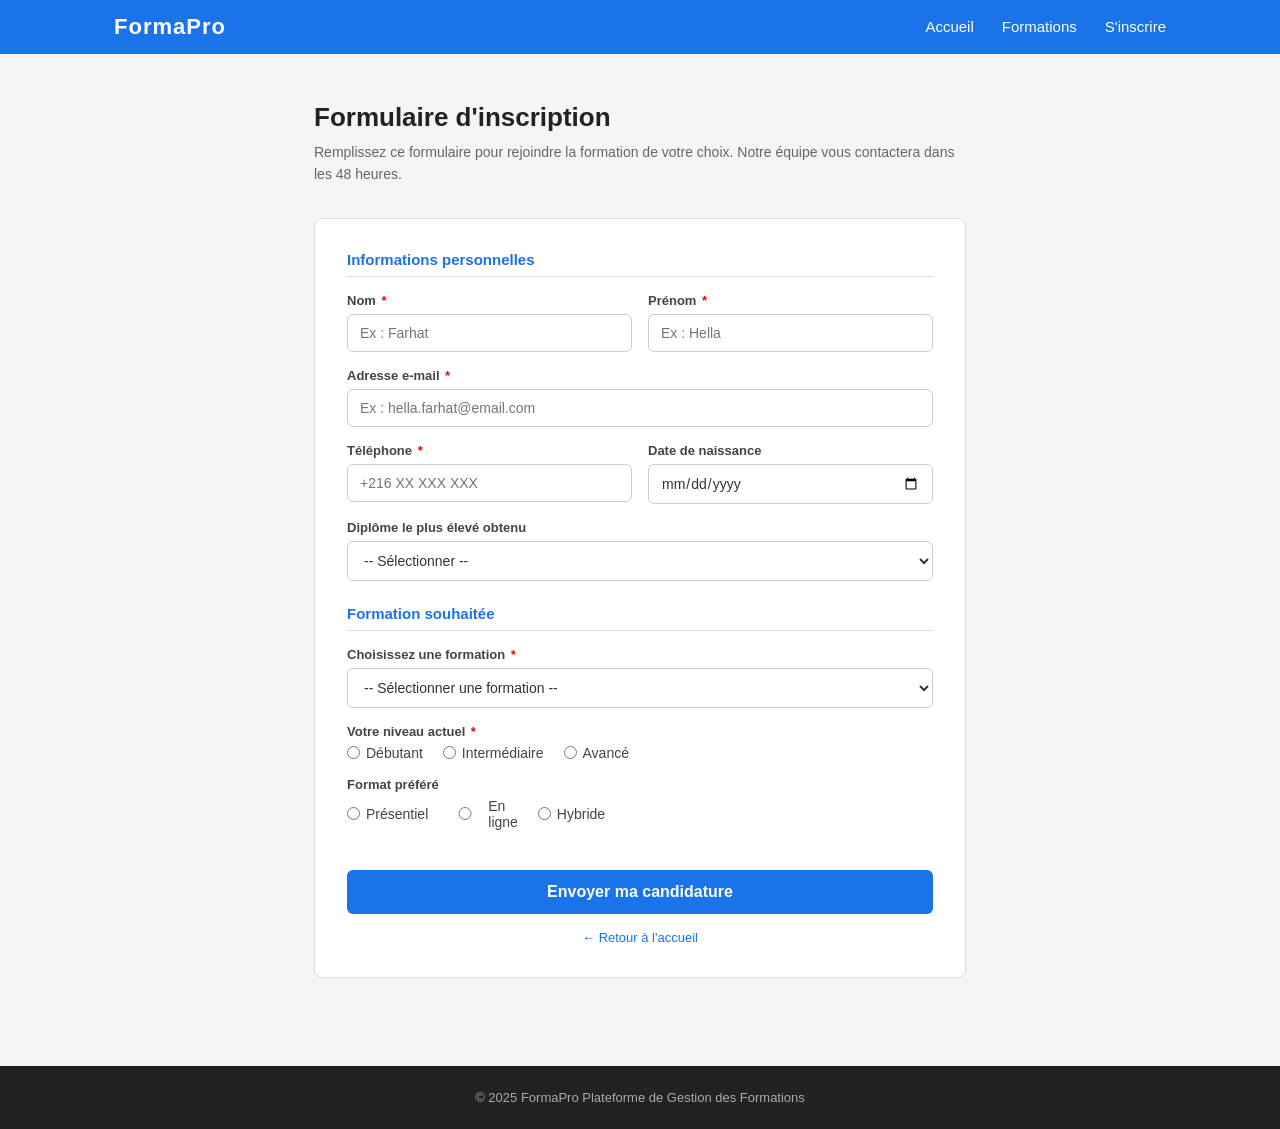
<file: inscription.html>
<!DOCTYPE html>
<html lang="fr">
<head>
    <meta charset="UTF-8">
    <meta name="viewport" content="width=device-width, initial-scale=1.0">
    <title>Formulaire d'inscription — FormaPro</title>
    <link rel="icon" type="image/svg+xml" href="favicon.svg">
    <link rel="stylesheet" href="stylee.css">
</head>
<body>

    <nav>
        <div class="nav-container">
            <a href="index.html" class="logo">Forma<span>Pro</span></a>
            <ul>
                <li><a href="index.html">Accueil</a></li>
                <li><a href="index.html#formations">Formations</a></li>
                <li><a href="inscription.html" class="nav-active btn-nav">S'inscrire</a></li>
            </ul>
        </div>
    </nav>

    <div class="form-page">

        <h1>Formulaire d'inscription</h1>
        <p class="form-intro">Remplissez ce formulaire pour rejoindre la formation de votre choix. Notre équipe vous contactera dans les 48 heures.</p>

        <div class="form-card" id="form-card">

            <form action="#" method="post">

                <p class="form-section-title">Informations personnelles</p>

                <div class="form-row">
                    <div class="form-group">
                        <label for="nom">Nom <span class="req">*</span></label>
                        <input type="text" id="nom" name="nom" placeholder="Ex : Farhat" required>
                    </div>
                    <div class="form-group">
                        <label for="prenom">Prénom <span class="req">*</span></label>
                        <input type="text" id="prenom" name="prenom" placeholder="Ex : Hella" required>
                    </div>
                </div>

                <div class="form-group">
                    <label for="email">Adresse e-mail <span class="req">*</span></label>
                    <input type="email" id="email" name="email" placeholder="Ex : hella.farhat@email.com" required>
                </div>

                <div class="form-row">
                    <div class="form-group">
                        <label for="telephone">Téléphone <span class="req">*</span></label>
                        <input type="tel" id="telephone" name="telephone" placeholder="+216 XX XXX XXX" required>
                    </div>
                    <div class="form-group">
                        <label for="dob">Date de naissance</label>
                        <input type="date" id="dob" name="dob">
                    </div>
                </div>

                <div class="form-group">
                    <label for="diplome">Diplôme le plus élevé obtenu</label>
                    <select id="diplome" name="diplome">
                        <option value="" disabled selected>-- Sélectionner --</option>
                        <option>Baccalauréat</option>
                        <option>Licence / Bachelor</option>
                        <option>Master</option>
                        <option>Ingénieur</option>
                        <option>Doctorat</option>
                        <option>Autre</option>
                    </select>
                </div>

                <p class="form-section-title">Formation souhaitée</p>

                <div class="form-group">
                    <label for="formation">Choisissez une formation <span class="req">*</span></label>
                    <select id="formation" name="formation" required>
                        <option value="" disabled selected>-- Sélectionner une formation --</option>
                        <option value="ia">Intelligence Artificielle</option>
                        <option value="ds">Data Science</option>
                        <option value="cyber">Cybersécurité</option>
                        <option value="cloud">Cloud Computing</option>
                        <option value="web">Développement Web</option>
                        <option value="mobile">Développement Mobile</option>
                    </select>
                </div>

                <div class="form-group">
                    <label>Votre niveau actuel <span class="req">*</span></label>
                    <div class="radio-group">
                        <label class="radio-label"><input type="radio" name="niveau" value="debutant" required> Débutant</label>
                        <label class="radio-label"><input type="radio" name="niveau" value="intermediaire"> Intermédiaire</label>
                        <label class="radio-label"><input type="radio" name="niveau" value="avance"> Avancé</label>
                    </div>
                </div>

                <div class="form-group">
                    <label>Format préféré</label>
                    <div class="radio-group">
                        <label class="radio-label"><input type="radio" name="format" value="presentiel"> Présentiel</label>
                        <label class="radio-label"><input type="radio" name="format" value="enligne"> En ligne</label>
                        <label class="radio-label"><input type="radio" name="format" value="hybride"> Hybride</label>
                    </div>
                </div>

                <button type="submit" class="btn-submit">Envoyer ma candidature</button>

                <a href="index.html" class="form-back">← Retour à l'accueil</a>

            </form>

        </div>

    </div>

    <footer>
        <p>© 2025 FormaPro  Plateforme de Gestion des Formations </p>
    </footer>

</body>
</html>
</file>
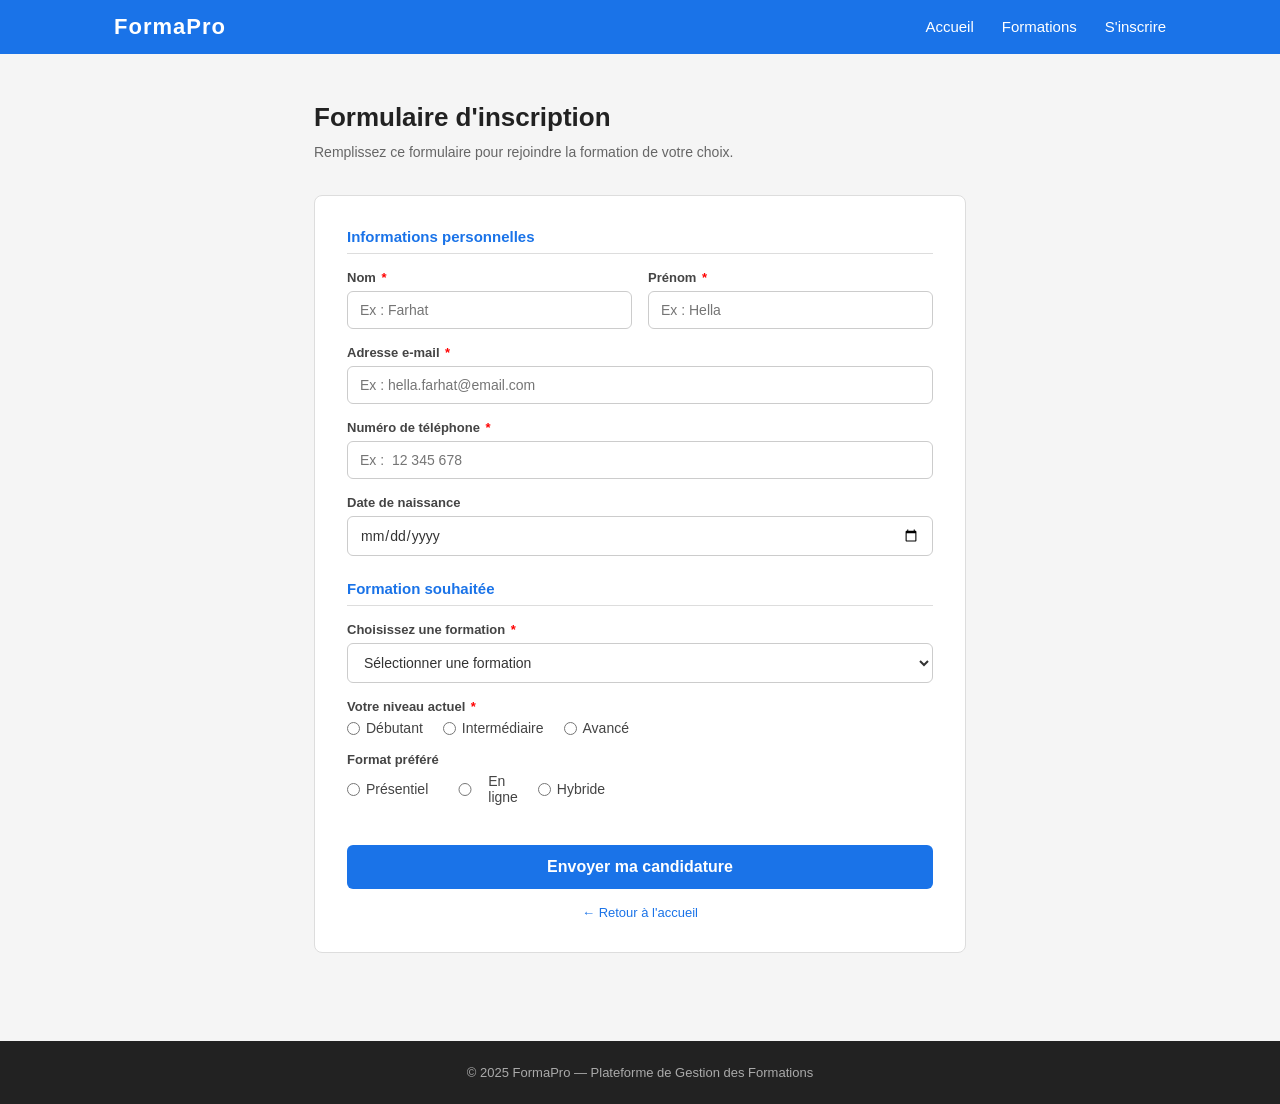
<file: insecription.html>
<!DOCTYPE html>
<html lang="fr">
<head>
    <meta charset="UTF-8">
    <meta name="viewport" content="width=device-width, initial-scale=1.0">
    <title>Formulaire d'inscription - FormaPro</title>
    <link rel="stylesheet" href="stylee.css">
</head>
<body>

    <nav>
        <div class="nav-container">
            <a href="index.html" class="logo">FormaPro</a>
            <ul>
                <li><a href="index.html">Accueil</a></li>
                <li><a href="index.html#formations">Formations</a></li>
                <li><a href="insecription.html">S'inscrire</a></li>
            </ul>
        </div>
    </nav>

    <div class="form-page">

        <h1>Formulaire d'inscription</h1>
        <p class="form-intro">Remplissez ce formulaire pour rejoindre la formation de votre choix.</p>

        <div class="form-card" id="form-card">

            <form action="" method="post">

                <p class="form-section-title">Informations personnelles</p>

                <div class="form-row">
                    <div class="form-group">
                        <label for="nom">Nom <span class="req">*</span></label>
                        <input type="text" id="nom" name="nom" placeholder="Ex : Farhat" required>
                    </div>
                    <div class="form-group">
                        <label for="prenom">Prénom <span class="req">*</span></label>
                        <input type="text" id="prenom" name="prenom" placeholder="Ex : Hella" required>
                    </div>
                </div>

                <div class="form-group">
                    <label for="email">Adresse e-mail <span class="req">*</span></label>
                    <input type="email" id="email" name="email" placeholder="Ex : hella.farhat@email.com" required>
                </div>

                <div class="form-group">
                    <label for="telephone">Numéro de téléphone <span class="req">*</span></label>
                    <input type="tel" id="telephone" name="telephone" placeholder="Ex :  12 345 678" required>
                </div>

                <div class="form-group">
                    <label for="dob">Date de naissance</label>
                    <input type="date" id="dob" name="dob">
                </div>

                <p class="form-section-title">Formation souhaitée</p>

                <div class="form-group">
                    <label for="formation">Choisissez une formation <span class="req">*</span></label>
                    <select id="formation" name="formation" required>
                        <option value="" disabled selected>Sélectionner une formation</option>
                        <option value="ia">Intelligence Artificielle</option>
                        <option value="ds">Data Science</option>
                        <option value="cyber">Cybersécurité</option>
                        <option value="cloud">Cloud Computing</option>
                        <option value="web">Développement Web</option>
                        <option value="mobile">Développement Mobile</option>
                    </select>
                </div>

                <div class="form-group">
                    <label>Votre niveau actuel <span class="req">*</span></label>
                    <div class="radio-group">
                        <label><input type="radio" name="niveau" value="debutant" required> Débutant</label>
                        <label><input type="radio" name="niveau" value="intermediaire"> Intermédiaire</label>
                        <label><input type="radio" name="niveau" value="avance"> Avancé</label>
                    </div>
                </div>

                <div class="form-group">
                    <label>Format préféré</label>
                    <div class="radio-group">
                        <label><input type="radio" name="format" value="presentiel"> Présentiel</label>
                        <label><input type="radio" name="format" value="enligne"> En ligne</label>
                        <label><input type="radio" name="format" value="hybride"> Hybride</label>
                    </div>
                </div>

                <button type="submit" class="btn-submit">Envoyer ma candidature</button>

                <a href="index.html" class="form-back">← Retour à l'accueil</a>

            </form>

        </div>

    </div>

    <footer>
        <p>© 2025 FormaPro — Plateforme de Gestion des Formations</p>
    </footer>

</body>
</html>
</file>
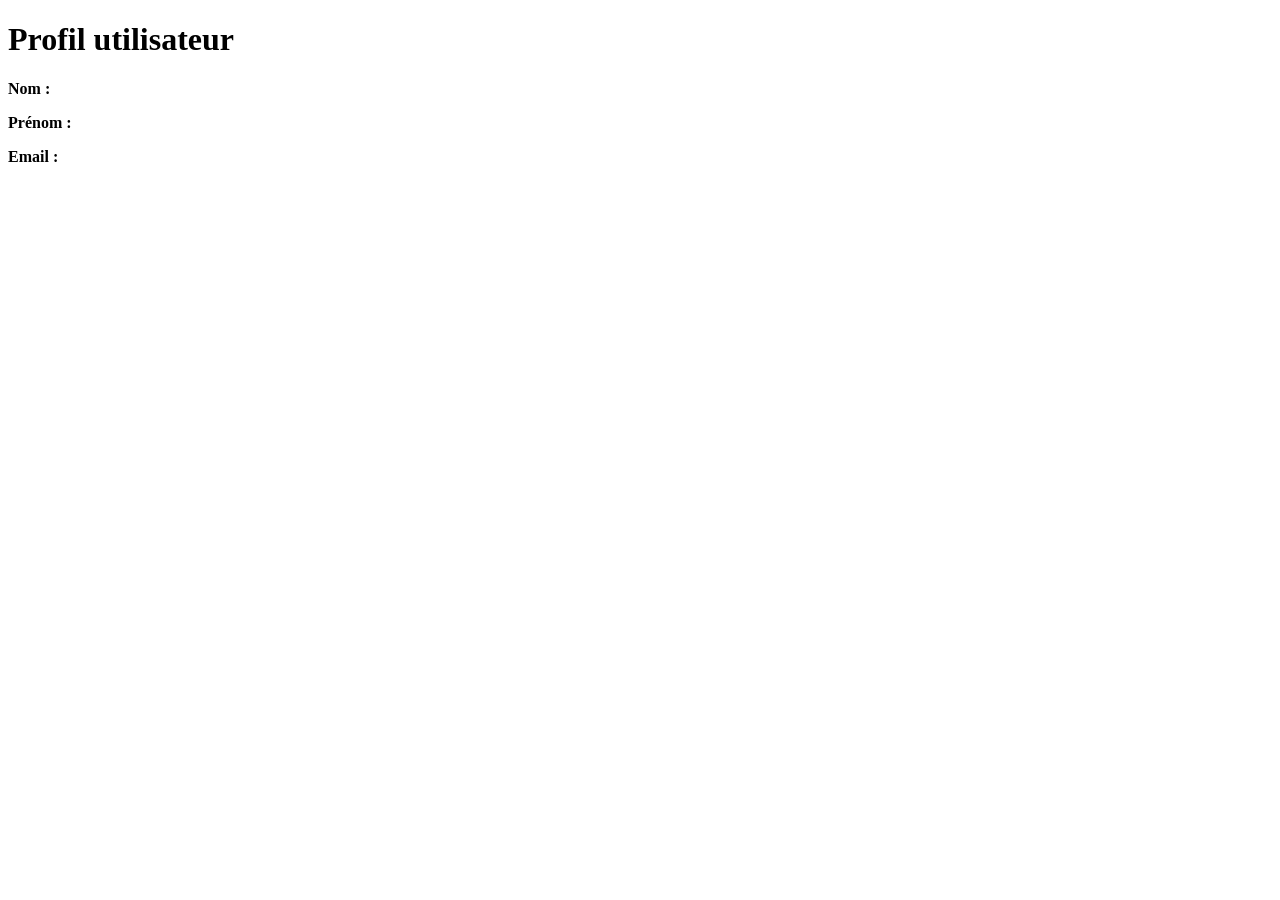
<file: profil.html>
<!DOCTYPE html>
<html>
<head>
<title>Profil utilisateur</title>

<meta charset="UTF-8">
</head>
<body>
<h1>Profil utilisateur</h1>
<p><strong>Nom :</strong> </p>
<p><strong>Prénom :</strong> </p>
<p><strong>Email :</strong> </p>
</body>
</html>
</file>
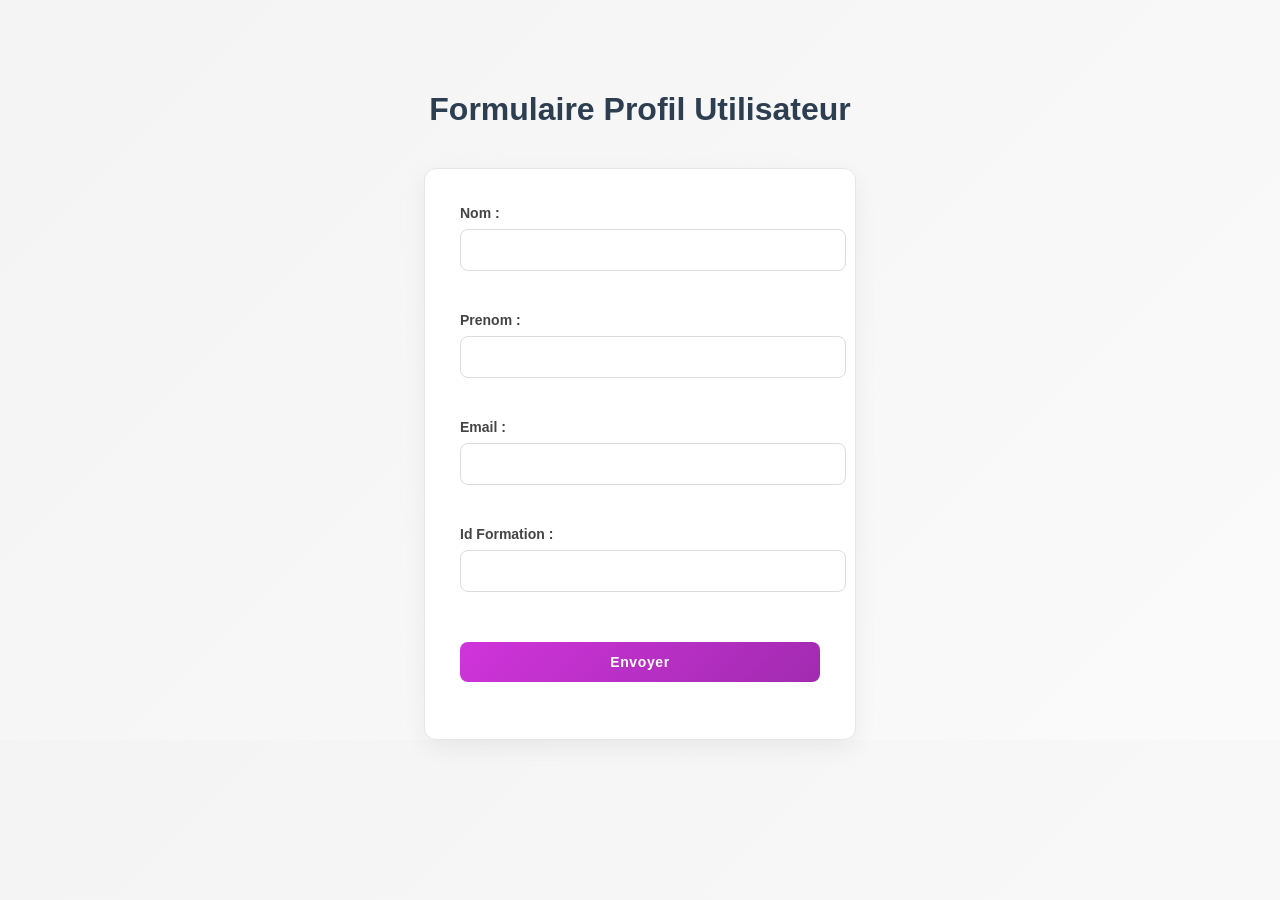
<file: profil_form.html>
<!DOCTYPE html>
<html>
<head>
<title>Formulaire Profil</title>
<link rel="stylesheet" href="css/style.css">
<meta charset="UTF-8">
</head>
<body>
<h1>Formulaire Profil Utilisateur</h1>
<form  method="POST" action="traitement.php">
<label>Nom :</label><br>
<input type="text" name="nom"><br><br>
<label>Prenom :</label><br>
<input type="text" name="pn"><br><br>
<label>Email :</label><br>
<input type="email" name="email"><br><br>
<label>Id Formation :</label><br>
<input type="number" name="formation_id"><br><br>
<input type="submit" value="Envoyer">
</form>
</body>
</html>
</file>
<file: stylee.css>
* {
    margin: 0;
    padding: 0;
    box-sizing: border-box;
}

body {
    font-family: Arial, sans-serif;
    color: #333;
    background-color: #f5f5f5;
}

a {
    text-decoration: none;
    color: inherit;
}


nav {
    background-color: #1a73e8;
    padding: 14px 0;
    position: sticky;
    top: 0;
    z-index: 100;
}

.nav-container {
    max-width: 1100px;
    margin: 0 auto;
    padding: 0 24px;
    display: flex;
    justify-content: space-between;
    align-items: center;
}

.logo {
    font-size: 22px;
    font-weight: bold;
    color: white;
    letter-spacing: 1px;
}

nav ul {
    list-style: none;
    display: flex;
    gap: 28px;
}

nav ul li a {
    color: white;
    font-size: 15px;
}

nav ul li a:hover {
    text-decoration: underline;
}
.hero {
    background-color: #1a73e8;
    color: white;
    text-align: center;
    padding: 80px 24px;
}

.hero h1 {
    font-size: 36px;
    margin-bottom: 16px;
}

.hero p {
    font-size: 17px;
    margin-bottom: 32px;
    opacity: 0.9;
}


.btn {
    display: inline-block;
    background-color: white;
    color: #1a73e8;
    padding: 11px 28px;
    border-radius: 6px;
    font-weight: bold;
    font-size: 15px;
    border: 2px solid white;
    transition: background-color 0.2s, color 0.2s;
}

.btn:hover {
    background-color: #e8f0fe;
}

.btn-outline {
    display: inline-block;
    background-color: white;
    color: #1a73e8;
    padding: 9px 20px;
    border-radius: 6px;
    font-size: 14px;
    border: 2px solid #1a73e8;
    transition: background-color 0.2s, color 0.2s;
}

.btn-outline:hover {
    background-color: #e8f0fe;
}


.stats {
    background-color: white;
    border-bottom: 1px solid #ddd;
    padding: 40px 24px;
}

.stats-container {
    max-width: 1100px;
    margin: 0 auto;
    display: flex;
    justify-content: space-around;
    text-align: center;
    flex-wrap: wrap;
    gap: 24px;
}

.stat h2 {
    font-size: 32px;
    color: #1a73e8;
}

.stat p {
    font-size: 14px;
    color: #666;
    margin-top: 4px;
}


.formations-section {
    max-width: 1100px;
    margin: 0 auto;
    padding: 60px 24px;
}

.section-title {
    font-size: 28px;
    color: #222;
    margin-bottom: 10px;
}

.section-sub {
    color: #666;
    font-size: 15px;
    margin-bottom: 40px;
}


.cards-grid {
    display: grid;
    grid-template-columns: repeat(3, 1fr);
    gap: 24px;
}

.card {
    background-color: white;
    border: 1px solid #ddd;
    border-radius: 8px;
    padding: 24px;
    display: flex;
    flex-direction: column;
    gap: 12px;
}

.card-top {
    display: flex;
    justify-content: space-between;
    align-items: center;
}

.card-icon {
    font-size: 28px;
}

.badge {
    background-color: #e8f0fe;
    color: #1a73e8;
    font-size: 12px;
    font-weight: bold;
    padding: 4px 10px;
    border-radius: 20px;
}

.card h3 {
    font-size: 18px;
    color: #222;
}

.card p {
    font-size: 14px;
    color: #555;
    line-height: 1.6;
}

.card ul {
    list-style: none;
    display: flex;
    flex-direction: column;
    gap: 6px;
    flex: 1;
}

.card ul li {
    font-size: 13px;
    color: #555;
}

.card-btns {
    display: flex;
    gap: 10px;
    margin-top: 8px;
}

.card-btns .btn,
.card-btns .btn-outline {
    flex: 1;
    text-align: center;
}


.page-hero {
    background-color: #1a73e8;
    color: white;
    padding: 60px 24px 40px;
}

.page-hero-inner {
    max-width: 1100px;
    margin: 0 auto;
}

.breadcrumb {
    font-size: 13px;
    margin-bottom: 16px;
    opacity: 0.85;
}

.breadcrumb a {
    color: white;
    text-decoration: underline;
}

.page-hero h1 {
    font-size: 32px;
    margin-bottom: 12px;
}

.page-hero p {
    font-size: 16px;
    opacity: 0.9;
    max-width: 640px;
    line-height: 1.6;
    margin-bottom: 20px;
}

.meta-tags {
    display: flex;
    gap: 10px;
    flex-wrap: wrap;
}

.meta-tag {
    background-color: rgba(255,255,255,0.2);
    color: white;
    font-size: 13px;
    padding: 5px 12px;
    border-radius: 20px;
    border: 1px solid rgba(255,255,255,0.4);
}

.detail-layout {
    max-width: 1100px;
    margin: 0 auto;
    padding: 48px 24px;
    display: grid;
    grid-template-columns: 1fr 300px;
    gap: 40px;
    align-items: start;
}

.detail-main section {
    margin-bottom: 40px;
}

.detail-main h2 {
    font-size: 20px;
    color: #222;
    border-bottom: 2px solid #1a73e8;
    padding-bottom: 8px;
    margin-bottom: 20px;
}

.detail-main p {
    font-size: 14px;
    color: #555;
    line-height: 1.7;
    margin-bottom: 10px;
}
.objectives {
    list-style: none;
    display: flex;
    flex-direction: column;
    gap: 10px;
}

.objectives li {
    font-size: 14px;
    color: #444;
    padding-left: 20px;
    position: relative;
    line-height: 1.6;
}

.objectives li::before {
    content: "✔";
    color: #1a73e8;
    position: absolute;
    left: 0;
}
.modules-table {
    width: 100%;
    border-collapse: collapse;
    font-size: 14px;
}

.modules-table th {
    background-color: #1a73e8;
    color: white;
    padding: 10px 14px;
    text-align: left;
    font-weight: bold;
}

.modules-table td {
    padding: 10px 14px;
    border-bottom: 1px solid #ddd;
    color: #444;
    vertical-align: top;
}

.modules-table tr:nth-child(even) {
    background-color: #f9f9f9;
}

.modules-table td:first-child {
    font-weight: bold;
    color: #1a73e8;
    white-space: nowrap;
}

.modules-table td:last-child {
    white-space: nowrap;
    color: #888;
}

.detail-sidebar {
    display: flex;
    flex-direction: column;
    gap: 20px;
}

.info-card {
    background-color: white;
    border: 1px solid #ddd;
    border-radius: 8px;
    padding: 20px;
}

.info-card h3 {
    font-size: 16px;
    color: #222;
    margin-bottom: 16px;
    padding-bottom: 8px;
    border-bottom: 1px solid #eee;
}

.info-row {
    display: flex;
    justify-content: space-between;
    font-size: 13px;
    padding: 7px 0;
    border-bottom: 1px solid #f0f0f0;
}

.info-row:last-child {
    border-bottom: none;
}

.info-row span:first-child {
    color: #888;
}

.info-row span:last-child {
    color: #333;
    font-weight: 500;
    text-align: right;
}

.enroll-card {
    background-color: #1a73e8;
    border-radius: 8px;
    padding: 24px;
    text-align: center;
    color: white;
}

.enroll-card p {
    font-size: 13px;
    opacity: 0.85;
    margin-bottom: 16px;
    line-height: 1.5;
}

.btn-white {
    display: inline-block;
    background-color: white;
    color: #1a73e8;
    padding: 11px 24px;
    border-radius: 6px;
    font-weight: bold;
    font-size: 14px;
    width: 100%;
    text-align: center;
    transition: background-color 0.2s;
}

.btn-white:hover {
    background-color: #e8f0fe;
}

.form-page {
    max-width: 700px;
    margin: 0 auto;
    padding: 48px 24px;
}

.form-page h1 {
    font-size: 26px;
    color: #222;
    margin-bottom: 8px;
}

.form-page .form-intro {
    color: #666;
    font-size: 14px;
    margin-bottom: 32px;
    line-height: 1.6;
}

.form-card {
    background-color: white;
    border: 1px solid #ddd;
    border-radius: 8px;
    padding: 32px;
}

.form-section-title {
    font-size: 15px;
    font-weight: bold;
    color: #1a73e8;
    border-bottom: 1px solid #ddd;
    padding-bottom: 8px;
    margin: 24px 0 16px;
}

.form-section-title:first-child {
    margin-top: 0;
}

.form-row {
    display: grid;
    grid-template-columns: 1fr 1fr;
    gap: 16px;
}

.form-group {
    margin-bottom: 16px;
}

.form-group label {
    display: block;
    font-size: 13px;
    font-weight: bold;
    color: #444;
    margin-bottom: 6px;
}

.form-group label .req {
    color: red;
    margin-left: 2px;
}

.form-group input,
.form-group select,
.form-group textarea {
    width: 100%;
    padding: 10px 12px;
    border: 1px solid #ccc;
    border-radius: 6px;
    font-size: 14px;
    font-family: Arial, sans-serif;
    color: #333;
    background-color: white;
    outline: none;
    transition: border-color 0.2s;
}

.form-group input:focus,
.form-group select:focus,
.form-group textarea:focus {
    border-color: #1a73e8;
}

.form-group textarea {
    resize: vertical;
    min-height: 100px;
}

.radio-group {
    display: flex;
    gap: 20px;
    margin-top: 6px;
}

.radio-group label {
    display: flex;
    align-items: center;
    gap: 6px;
    font-size: 14px;
    font-weight: normal;
    color: #444;
    cursor: pointer;
    margin-bottom: 0;
}

.checkbox-group {
    display: flex;
    flex-direction: column;
    gap: 8px;
    margin-top: 6px;
}

.checkbox-group label {
    display: flex;
    align-items: center;
    gap: 8px;
    font-size: 14px;
    font-weight: normal;
    color: #444;
    cursor: pointer;
    margin-bottom: 0;
}

.btn-submit {
    width: 100%;
    background-color: #1a73e8;
    color: white;
    padding: 13px;
    border: none;
    border-radius: 6px;
    font-size: 16px;
    font-weight: bold;
    cursor: pointer;
    margin-top: 24px;
    transition: background-color 0.2s;
}

.btn-submit:hover {
    background-color: #1558b0;
}

.form-back {
    display: block;
    text-align: center;
    margin-top: 16px;
    font-size: 13px;
    color: #1a73e8;
}

footer {
    background-color: #222;
    color: #aaa;
    text-align: center;
    padding: 24px;
    font-size: 13px;
    margin-top: 40px;
}
</file>
<file: css/style.css>
body {
    font-family: Arial, sans-serif;
    background: linear-gradient(135deg, #f4f4f4, #fafafa);
    margin: 0;
    padding-top: 70px;
}

h1 {
    color: #2c3e50;
    text-align: center;
    margin-bottom: 40px;
    font-weight: 600;
}

form {
    background: #ffffff;
    padding: 35px;
    width: 360px;
    margin: auto;
    border-radius: 12px;
    border: 1px solid #e6e6e6;
    box-shadow: 0 8px 25px rgba(0, 0, 0, 0.06);
    transition: 0.25s ease;
}

form:hover {
    box-shadow: 0 12px 35px rgba(0, 0, 0, 0.08);
}

label {
    font-weight: 600;
    color: #444;
    font-size: 14px;
}

input {
    width: 100%;
    padding: 12px;
    margin-top: 7px;
    margin-bottom: 22px;
    border: 1px solid #dcdcdc;
    border-radius: 8px;
    font-size: 14px;
    transition: all 0.2s ease;
}

input:focus {
    outline: none;
    border-color: #d034db;
    box-shadow: 0 0 0 3px rgba(208, 52, 219, 0.12);
}

input[type="submit"] {
    background: linear-gradient(135deg, #d034db, #a12bb0);
    color: white;
    border: none;
    font-weight: bold;
    cursor: pointer;
    letter-spacing: 0.6px;
    margin-top: 10px;
    transition: 0.25s ease;
}

input[type="submit"]:hover {
    transform: translateY(-2px);
    box-shadow: 0 6px 18px rgba(208, 52, 219, 0.25);
}
</file>
